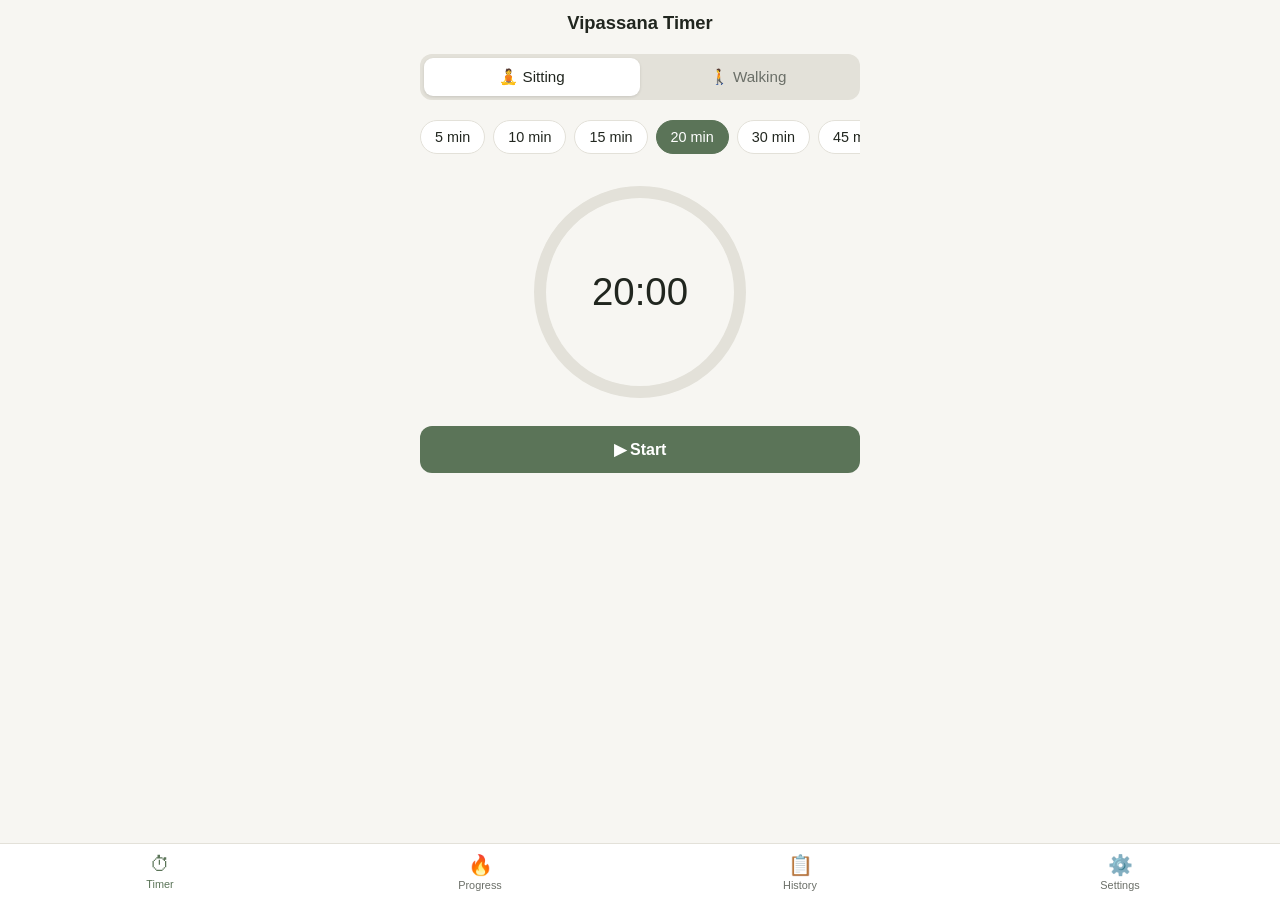
<file: VipassanaTimerWeb/index.html>
<!DOCTYPE html>
<html lang="mk">
<head>
<meta charset="UTF-8">
<meta name="viewport" content="width=device-width, initial-scale=1, viewport-fit=cover">
<title>Vipassana Timer</title>
<meta name="description" content="Тајмер за Випассана медитација — седење и одење, серии (streaks) и календар.">
<meta name="theme-color" content="#5B7458">
<link rel="manifest" href="manifest.json">
<link rel="icon" href="icons/icon-192.png">
<link rel="apple-touch-icon" href="icons/icon-192.png">
<meta name="apple-mobile-web-app-capable" content="yes">
<meta name="apple-mobile-web-app-status-bar-style" content="black-translucent">
<meta name="apple-mobile-web-app-title" content="Vipassana">
<link rel="stylesheet" href="styles.css">
</head>
<body>
<header class="app-header">
  <h1>Vipassana Timer</h1>
</header>

<main>
  <!-- TIMER TAB -->
  <section id="tab-timer" class="tab-panel active">
    <div class="segmented" id="type-segmented">
      <button class="segmented-btn active" data-type="sitting">🧘 Sitting</button>
      <button class="segmented-btn" data-type="walking">🚶 Walking</button>
    </div>

    <div class="duration-row" id="duration-row">
      <!-- filled by JS -->
    </div>

    <div class="dial-wrap">
      <svg viewBox="0 0 220 220" class="dial">
        <circle cx="110" cy="110" r="100" class="dial-track"></circle>
        <circle cx="110" cy="110" r="100" class="dial-progress" id="dial-progress"></circle>
      </svg>
      <div class="dial-time" id="dial-time">20:00</div>
    </div>

    <div class="controls" id="controls">
      <!-- filled by JS -->
    </div>
  </section>

  <!-- PROGRESS TAB -->
  <section id="tab-progress" class="tab-panel">
    <div class="stat-cards">
      <div class="stat-card">
        <div class="stat-icon">🔥</div>
        <div class="stat-value" id="stat-current">0</div>
        <div class="stat-label">Current streak</div>
      </div>
      <div class="stat-card">
        <div class="stat-icon">🏆</div>
        <div class="stat-value" id="stat-longest">0</div>
        <div class="stat-label">Longest streak</div>
      </div>
      <div class="stat-card">
        <div class="stat-icon">✅</div>
        <div class="stat-value" id="stat-total">0</div>
        <div class="stat-label">Total sessions</div>
      </div>
    </div>

    <div class="calendar">
      <div class="calendar-header">
        <button id="cal-prev" aria-label="Previous month">‹</button>
        <div id="calendar-month-label"></div>
        <button id="cal-next" aria-label="Next month">›</button>
      </div>
      <div class="calendar-grid" id="calendar-grid"></div>
    </div>

    <div class="day-sessions" id="day-sessions"></div>
  </section>

  <!-- HISTORY TAB -->
  <section id="tab-history" class="tab-panel">
    <div class="list" id="history-list"></div>
    <p class="empty-hint" id="history-empty">Сеуште нема сесии. Заврши една во Timer.</p>
  </section>

  <!-- SETTINGS TAB -->
  <section id="tab-settings" class="tab-panel">
    <div class="settings-section">
      <h2>Податоци</h2>
      <p class="settings-hint">
        Сесиите се чуваат локално во овој прелистувач (localStorage) — нема сервер.
        Ако сакаш резервна копија или да ги пренесеш на друг уред, извези/увези JSON фајл.
      </p>
      <div class="settings-buttons">
        <button id="export-btn" class="btn-secondary">Извези (Export)</button>
        <label class="btn-secondary file-label">
          Увези (Import)
          <input type="file" id="import-input" accept="application/json" hidden>
        </label>
      </div>
      <button id="clear-btn" class="btn-danger">Избриши ги сите сесии</button>
    </div>

    <div class="settings-section">
      <h2>Apple Health / iHealth</h2>
      <p class="settings-hint">
        Web-прелистувачите немаат пристап до Apple Health или HealthKit — тоа е можно
        само од нативна iOS апликација (веќе имаш една во репото, папка
        <code>VipassanaTimer/</code>). Оваа web верзија работи насекаде (телефон, компјутер)
        и може да се "инсталира" на home screen, но синхронизацијата со Health апликацијата
        останува резервирана за iOS апката.
      </p>
    </div>

    <div class="settings-section">
      <h2>За апликацијата</h2>
      <p class="settings-hint">Vipassana Timer — web верзија 1.0.</p>
    </div>
  </section>
</main>

<nav class="tab-bar">
  <button class="tab-btn active" data-tab="tab-timer">
    <span class="tab-icon">⏱</span><span>Timer</span>
  </button>
  <button class="tab-btn" data-tab="tab-progress">
    <span class="tab-icon">🔥</span><span>Progress</span>
  </button>
  <button class="tab-btn" data-tab="tab-history">
    <span class="tab-icon">📋</span><span>History</span>
  </button>
  <button class="tab-btn" data-tab="tab-settings">
    <span class="tab-icon">⚙️</span><span>Settings</span>
  </button>
</nav>

<script src="app.js"></script>
</body>
</html>
</file>
<file: VipassanaTimerWeb/styles.css>
:root {
  --accent: #5B7458;
  --accent-soft: rgba(91, 116, 88, 0.16);
  --bg: #F7F6F2;
  --card-bg: #FFFFFF;
  --text: #21261F;
  --text-secondary: #6B6F68;
  --danger: #C0432F;
  --track: #E3E1D9;
  font-size: 16px;
}

@media (prefers-color-scheme: dark) {
  :root {
    --accent: #8FB489;
    --accent-soft: rgba(143, 180, 137, 0.2);
    --bg: #14170F;
    --card-bg: #1E221A;
    --text: #EDEEE9;
    --text-secondary: #A2A69B;
    --track: #2A2E24;
  }
}

* { box-sizing: border-box; }

body {
  margin: 0;
  font-family: -apple-system, BlinkMacSystemFont, "Segoe UI", Roboto, Helvetica, Arial, sans-serif;
  background: var(--bg);
  color: var(--text);
  padding-bottom: calc(64px + env(safe-area-inset-bottom));
}

.app-header {
  padding: env(safe-area-inset-top) 20px 12px;
  text-align: center;
}

.app-header h1 {
  font-size: 1.15rem;
  font-weight: 600;
  margin: 12px 0 0;
}

main {
  max-width: 480px;
  margin: 0 auto;
  padding: 8px 20px 24px;
}

.tab-panel { display: none; }
.tab-panel.active { display: block; }

/* Segmented control */
.segmented {
  display: flex;
  background: var(--track);
  border-radius: 12px;
  padding: 4px;
  margin-bottom: 20px;
}

.segmented-btn {
  flex: 1;
  border: none;
  background: transparent;
  padding: 10px 0;
  border-radius: 9px;
  font-size: 0.95rem;
  font-weight: 500;
  color: var(--text-secondary);
  cursor: pointer;
}

.segmented-btn.active {
  background: var(--card-bg);
  color: var(--text);
  box-shadow: 0 1px 3px rgba(0,0,0,0.12);
}

/* Duration picker */
.duration-row {
  display: flex;
  gap: 8px;
  overflow-x: auto;
  padding-bottom: 4px;
  margin-bottom: 24px;
}

.duration-btn {
  flex: none;
  border: 1px solid var(--track);
  background: var(--card-bg);
  color: var(--text);
  padding: 8px 14px;
  border-radius: 999px;
  font-size: 0.9rem;
  cursor: pointer;
}

.duration-btn.active {
  background: var(--accent);
  border-color: var(--accent);
  color: #fff;
}

/* Dial */
.dial-wrap {
  position: relative;
  width: 220px;
  height: 220px;
  margin: 0 auto 24px;
}

.dial { width: 100%; height: 100%; transform: rotate(-90deg); }

.dial-track {
  fill: none;
  stroke: var(--track);
  stroke-width: 12;
}

.dial-progress {
  fill: none;
  stroke: var(--accent);
  stroke-width: 12;
  stroke-linecap: round;
  stroke-dasharray: 628.3185;
  stroke-dashoffset: 628.3185;
  transition: stroke-dashoffset 1s linear;
}

.dial-time {
  position: absolute;
  inset: 0;
  display: flex;
  align-items: center;
  justify-content: center;
  font-size: 2.4rem;
  font-weight: 300;
  font-variant-numeric: tabular-nums;
}

/* Controls */
.controls {
  display: flex;
  gap: 12px;
  margin-bottom: 8px;
}

button {
  font-family: inherit;
}

.btn-primary, .btn-secondary, .btn-danger {
  flex: 1;
  border: none;
  border-radius: 12px;
  padding: 14px 0;
  font-size: 1rem;
  font-weight: 600;
  cursor: pointer;
}

.btn-primary {
  background: var(--accent);
  color: #fff;
}

.btn-secondary {
  background: var(--track);
  color: var(--text);
}

.btn-danger {
  background: transparent;
  color: var(--danger);
  border: 1px solid var(--danger);
}

.finished-box {
  text-align: center;
}

.finished-box p {
  color: var(--accent);
  font-weight: 600;
  margin-bottom: 12px;
}

/* Stat cards */
.stat-cards {
  display: flex;
  gap: 10px;
  margin-bottom: 20px;
}

.stat-card {
  flex: 1;
  background: var(--card-bg);
  border-radius: 16px;
  padding: 16px 8px;
  text-align: center;
  box-shadow: 0 1px 3px rgba(0,0,0,0.08);
}

.stat-icon { font-size: 1.4rem; }
.stat-value { font-size: 1.6rem; font-weight: 700; margin: 4px 0 2px; }
.stat-label { font-size: 0.72rem; color: var(--text-secondary); }

/* Calendar */
.calendar {
  background: var(--card-bg);
  border-radius: 16px;
  padding: 16px;
  box-shadow: 0 1px 3px rgba(0,0,0,0.08);
  margin-bottom: 16px;
}

.calendar-header {
  display: flex;
  align-items: center;
  justify-content: space-between;
  margin-bottom: 12px;
  font-weight: 600;
}

.calendar-header button {
  border: none;
  background: transparent;
  font-size: 1.4rem;
  color: var(--accent);
  cursor: pointer;
  padding: 0 8px;
}

.calendar-grid {
  display: grid;
  grid-template-columns: repeat(7, 1fr);
  gap: 4px;
}

.calendar-weekday {
  text-align: center;
  font-size: 0.7rem;
  color: var(--text-secondary);
  padding-bottom: 4px;
}

.calendar-cell {
  aspect-ratio: 1;
  display: flex;
  flex-direction: column;
  align-items: center;
  justify-content: center;
  border-radius: 8px;
  cursor: pointer;
  font-size: 0.85rem;
  gap: 2px;
}

.calendar-cell.empty { cursor: default; }
.calendar-cell.today { font-weight: 700; }
.calendar-cell.selected { background: var(--accent-soft); }

.calendar-dot {
  width: 5px;
  height: 5px;
  border-radius: 50%;
  background: var(--accent);
}

.day-sessions {
  font-size: 0.9rem;
  color: var(--text-secondary);
}

.day-sessions .session-row {
  display: flex;
  justify-content: space-between;
  padding: 6px 0;
  color: var(--text);
}

/* History list */
.list { display: flex; flex-direction: column; gap: 10px; }

.session-item {
  display: flex;
  align-items: center;
  gap: 12px;
  background: var(--card-bg);
  border-radius: 14px;
  padding: 12px 14px;
  box-shadow: 0 1px 3px rgba(0,0,0,0.08);
}

.session-icon { font-size: 1.3rem; }

.session-info { flex: 1; }
.session-type { font-weight: 600; }
.session-date { font-size: 0.78rem; color: var(--text-secondary); }
.session-duration { font-size: 0.9rem; color: var(--text-secondary); }

.session-delete {
  border: none;
  background: transparent;
  color: var(--danger);
  font-size: 1.1rem;
  cursor: pointer;
  padding: 4px 6px;
}

.empty-hint {
  text-align: center;
  color: var(--text-secondary);
  margin-top: 40px;
}

/* Settings */
.settings-section {
  background: var(--card-bg);
  border-radius: 16px;
  padding: 16px;
  margin-bottom: 16px;
  box-shadow: 0 1px 3px rgba(0,0,0,0.08);
}

.settings-section h2 {
  font-size: 1rem;
  margin: 0 0 8px;
}

.settings-hint {
  font-size: 0.85rem;
  color: var(--text-secondary);
  line-height: 1.4;
}

.settings-buttons {
  display: flex;
  gap: 10px;
  margin: 12px 0;
}

.file-label {
  display: flex;
  align-items: center;
  justify-content: center;
  text-align: center;
}

/* Tab bar */
.tab-bar {
  position: fixed;
  bottom: 0;
  left: 0;
  right: 0;
  display: flex;
  background: var(--card-bg);
  border-top: 1px solid var(--track);
  padding: 8px 0 calc(8px + env(safe-area-inset-bottom));
}

.tab-btn {
  flex: 1;
  border: none;
  background: transparent;
  display: flex;
  flex-direction: column;
  align-items: center;
  gap: 2px;
  font-size: 0.68rem;
  color: var(--text-secondary);
  cursor: pointer;
}

.tab-btn.active { color: var(--accent); }
.tab-icon { font-size: 1.25rem; }
</file>
